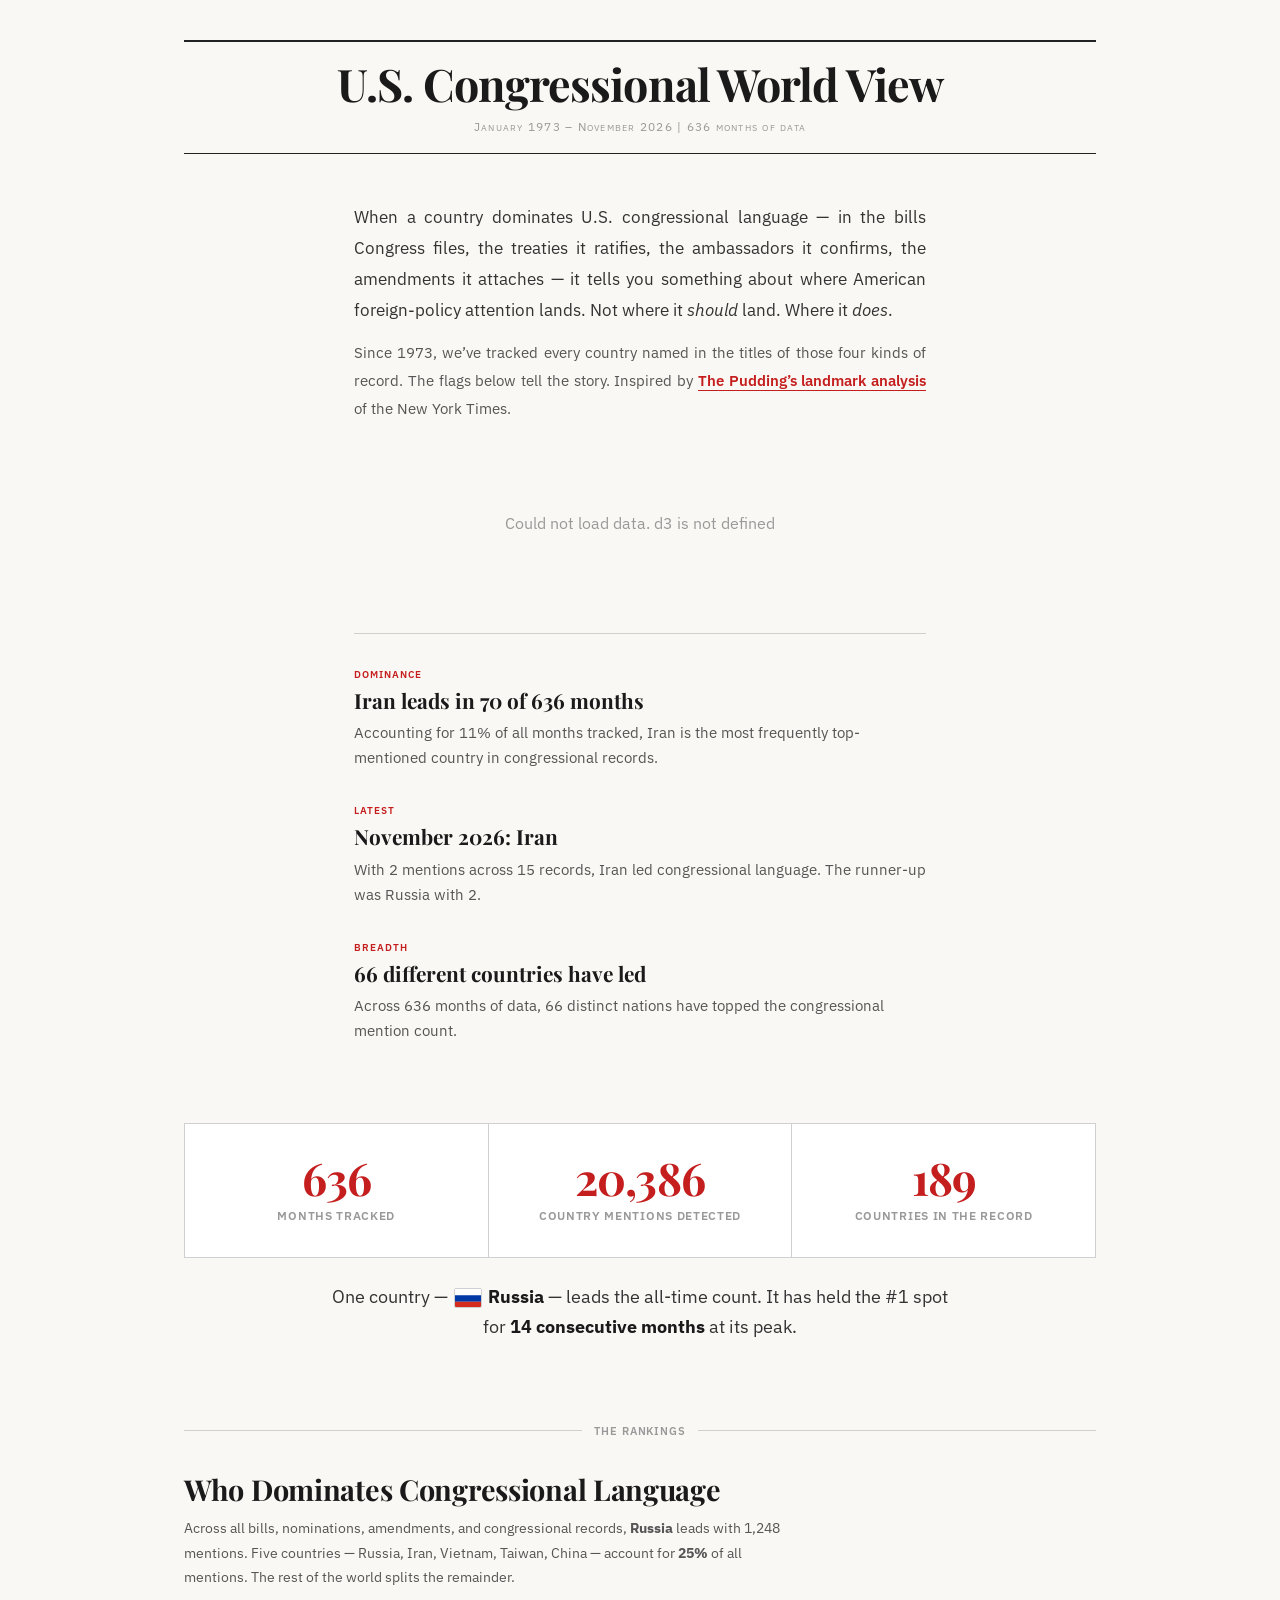
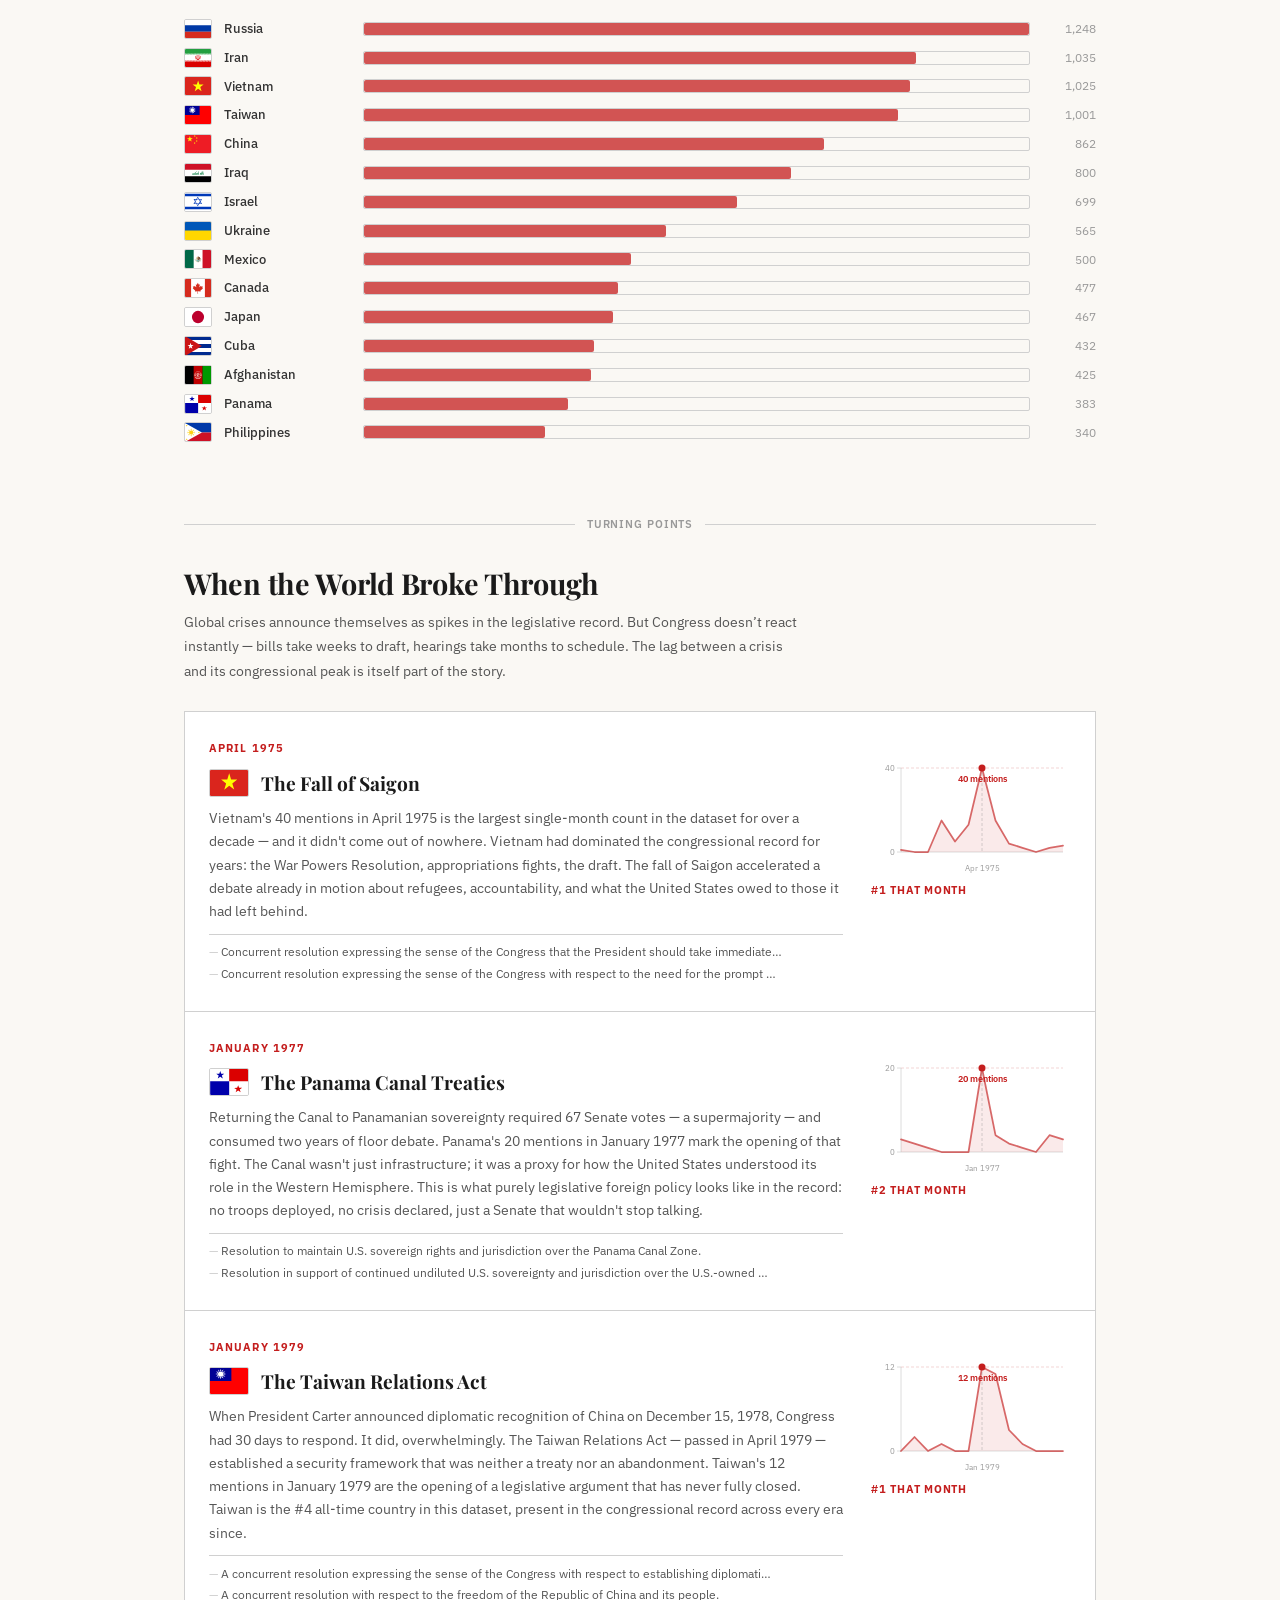
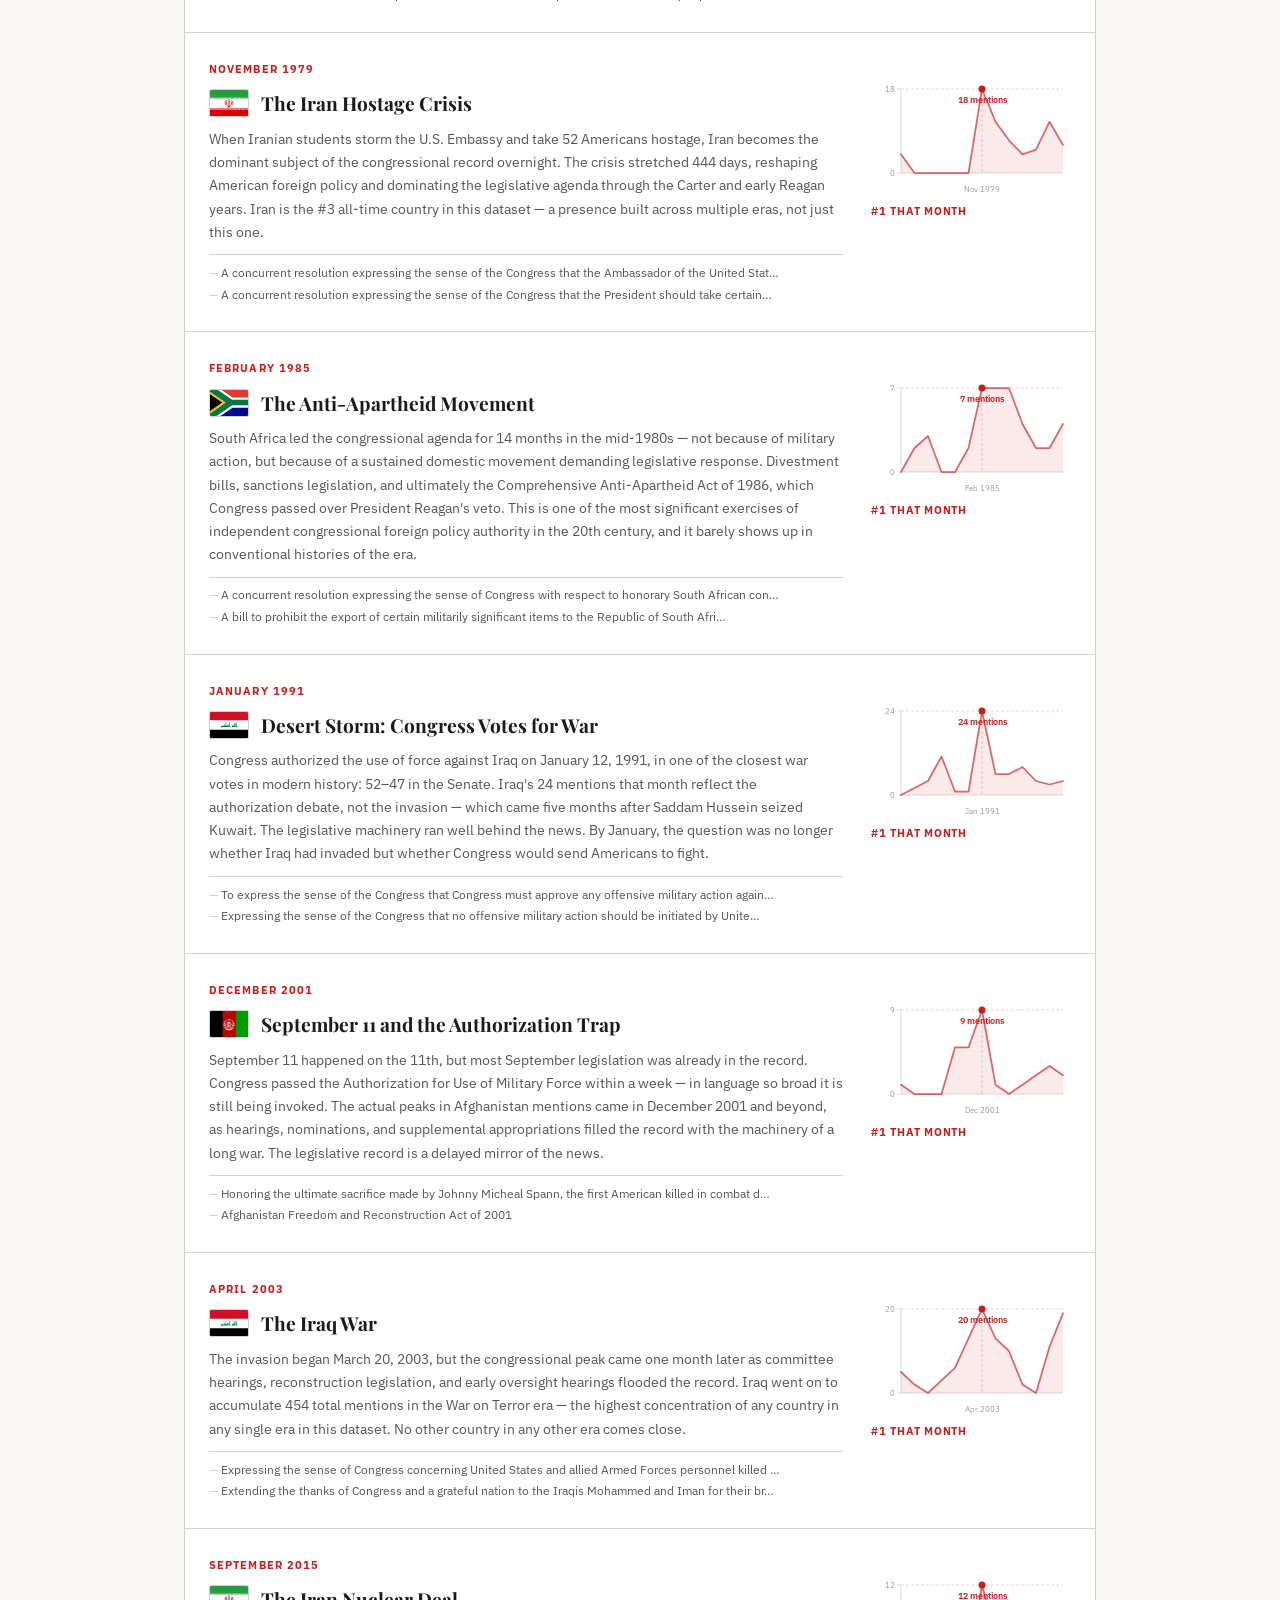
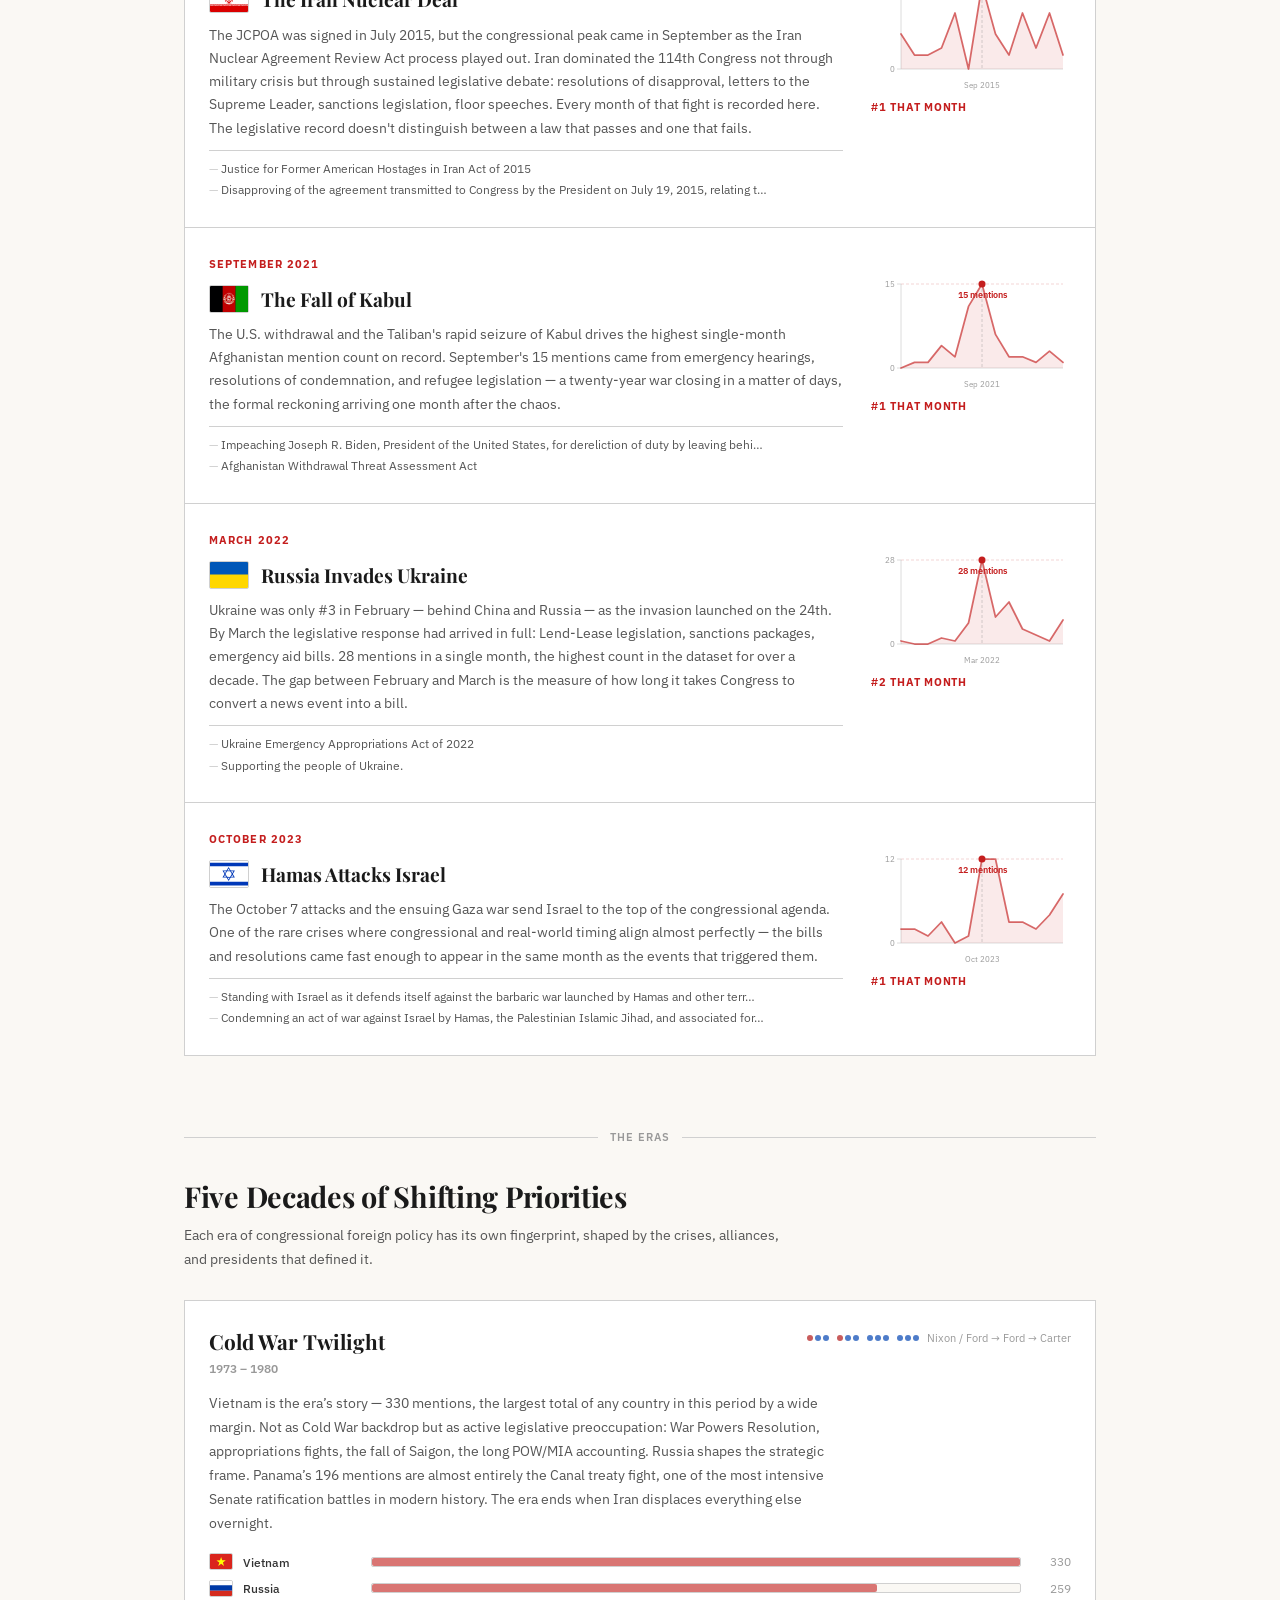
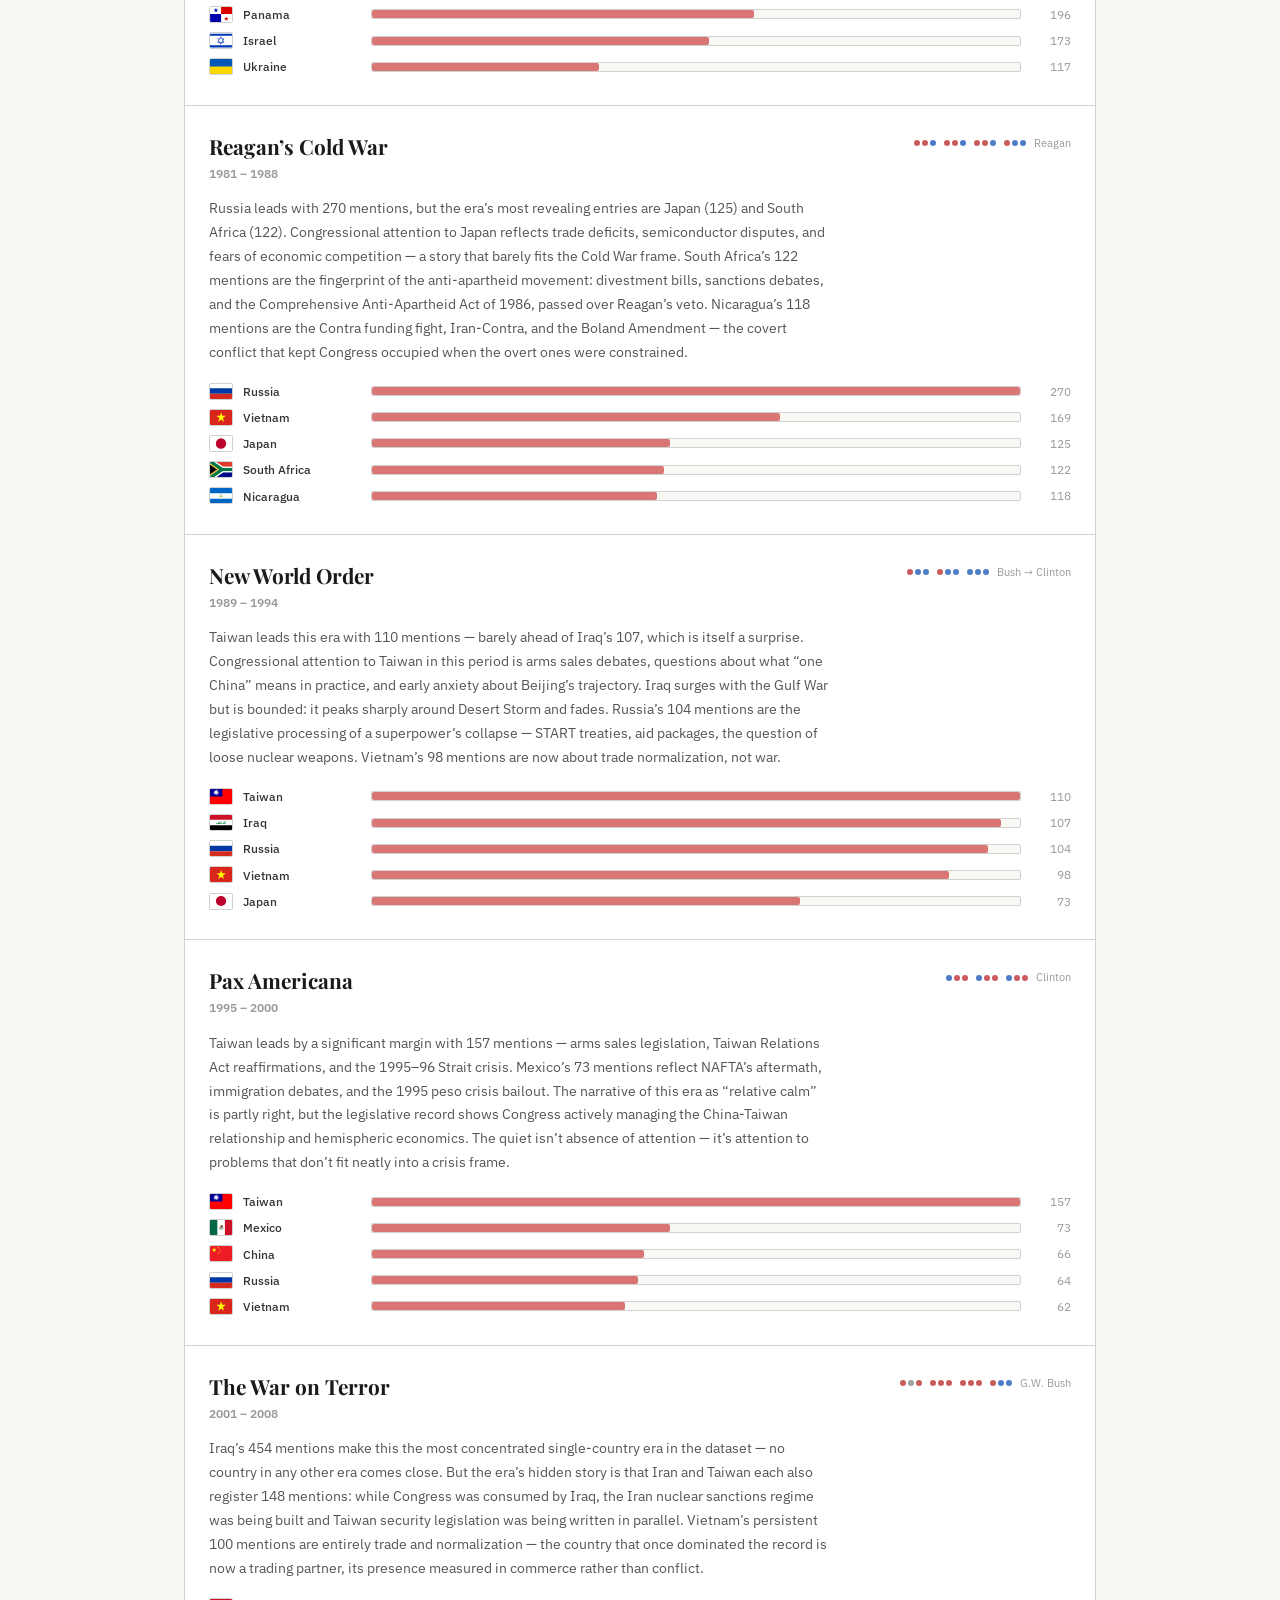
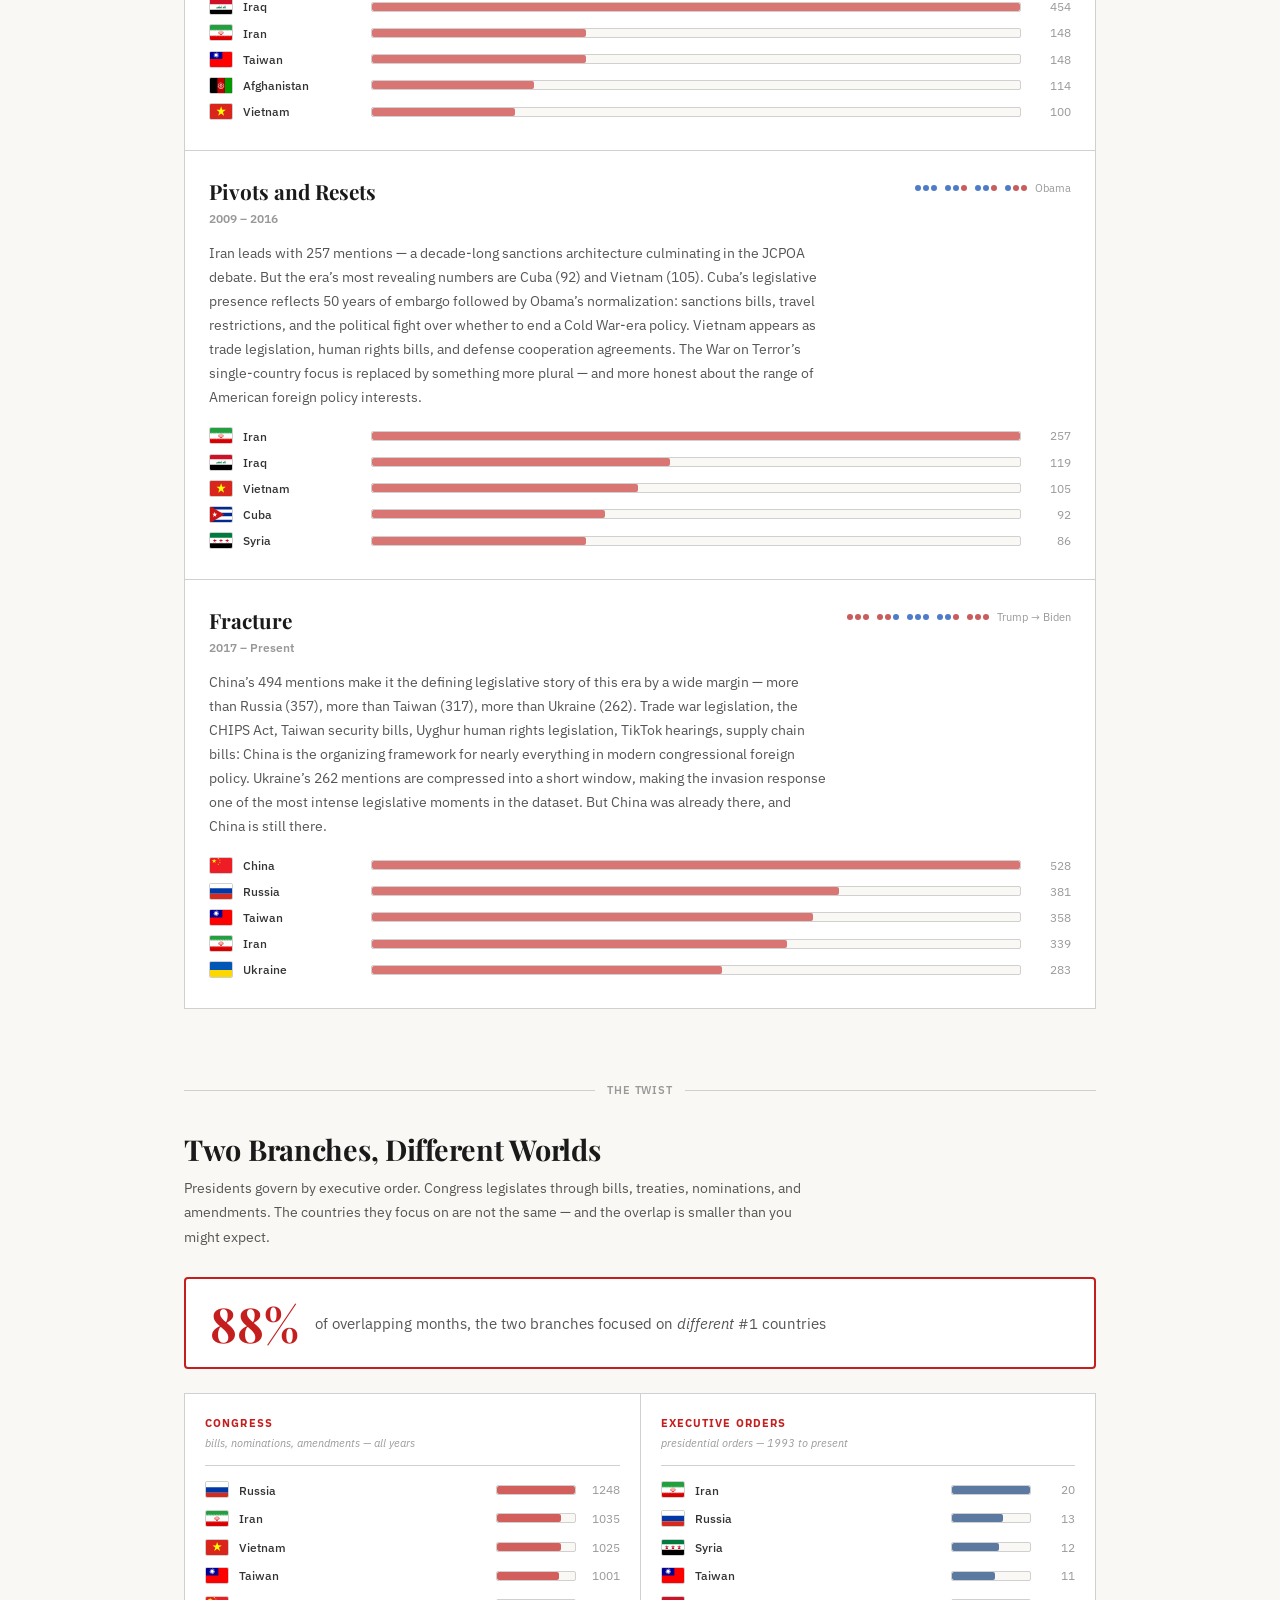
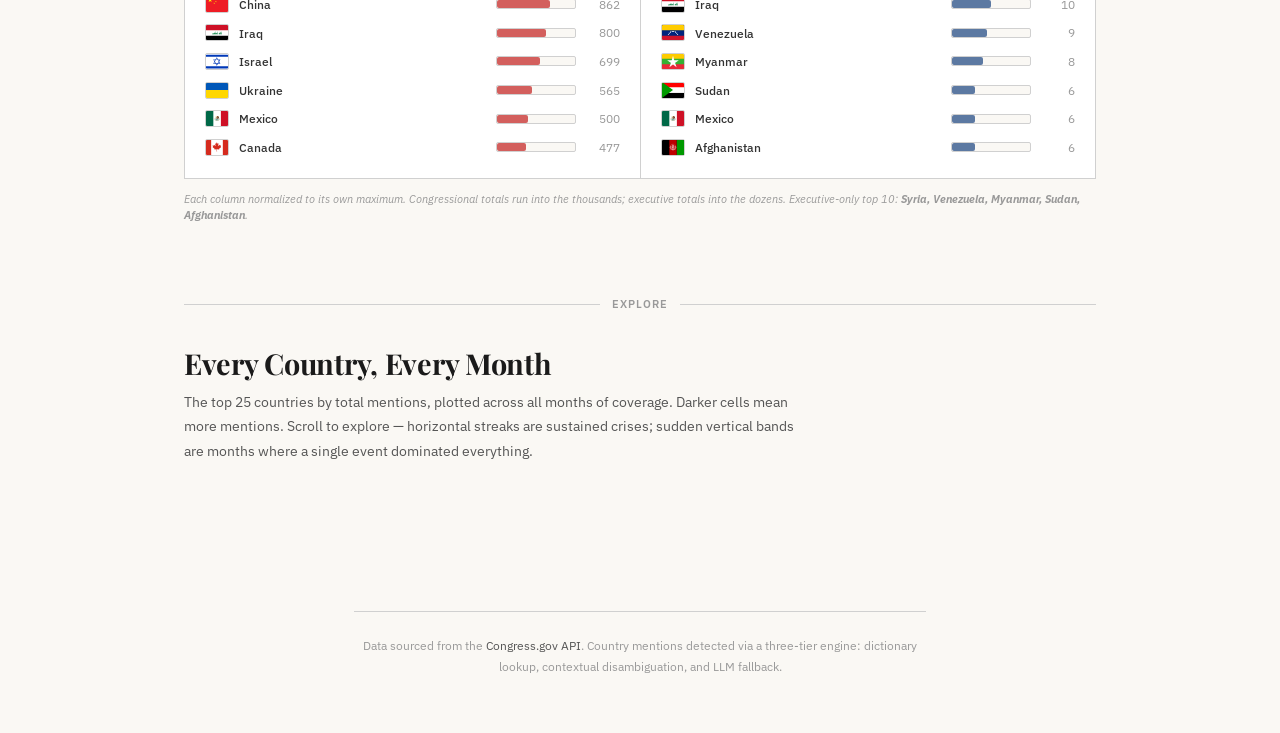
<file: docs/index.html>
<!DOCTYPE html>
<html lang="en">
<head>
  <meta charset="UTF-8">
  <meta name="viewport" content="width=device-width, initial-scale=1.0">
  <title>U.S. Congressional World View</title>
  <link rel="icon" href="data:image/svg+xml,<svg xmlns=%22http://www.w3.org/2000/svg%22 viewBox=%220 0 100 100%22><text y=%22.9em%22 font-size=%2290%22>🌍</text></svg>">

  <!-- SEO -->
  <meta name="description" content="Which countries dominate U.S. congressional language? Which crises break through? Decades of legislative records, updated weekly.">

  <!-- Open Graph -->
  <meta property="og:type" content="website">
  <meta property="og:url" content="https://critchlow.us/flags/">
  <meta property="og:title" content="U.S. Congressional World View">
  <meta property="og:description" content="Which countries dominate U.S. congressional language? Which crises break through? Decades of legislative records, updated weekly.">
  <meta property="og:image" content="https://critchlow.us/flags/og-image.jpg">

  <!-- Twitter / X -->
  <meta name="twitter:card" content="summary_large_image">
  <meta name="twitter:title" content="U.S. Congressional World View">
  <meta name="twitter:description" content="Which countries dominate U.S. congressional language? Which crises break through? Decades of legislative records, updated weekly.">
  <meta name="twitter:image" content="https://critchlow.us/flags/og-image.jpg">

  <link rel="preconnect" href="https://fonts.googleapis.com">
  <link rel="preconnect" href="https://fonts.gstatic.com" crossorigin>
  <link href="https://fonts.googleapis.com/css2?family=Playfair+Display:ital,wght@0,400;0,700;1,400&family=IBM+Plex+Sans:wght@400;500;600;700&display=swap" rel="stylesheet">
  <link rel="stylesheet" href="css/story.css">
</head>
<body>

  <header class="masthead">
    <div class="masthead-rule"></div>
    <h1 class="masthead-title">U.S. Congressional World View</h1>
    <p class="masthead-edition"></p>
    <div class="masthead-rule"></div>
  </header>

  <main class="story">

    <!-- ═══ The Hook ═══ -->

    <section class="lede">
      <p class="lede-text">
        When a country dominates U.S. congressional language &mdash; in the bills
        Congress files, the treaties it ratifies, the ambassadors it confirms, the
        amendments it attaches &mdash; it tells you something about where American
        foreign-policy attention lands. Not where it <em>should</em> land.
        Where it <em>does</em>.
      </p>
      <p class="lede-text lede-sub">
        Since 1973, we&rsquo;ve tracked every country named in the titles of those
        four kinds of record. The flags below tell the story. Inspired by
        <a class="lede-link" href="https://pudding.cool/2018/12/countries" target="_blank" rel="noopener">The Pudding&rsquo;s landmark analysis</a>
        of the&nbsp;New York&nbsp;Times.
      </p>
    </section>

    <!-- ═══ Interactive Explorer ═══ -->

    <section class="grid-section">
      <div class="grid-wrapper">
        <div class="grid-header" id="grid-header"></div>
        <div class="grid-body" id="grid-body"></div>
      </div>
      <p class="grid-caption" id="grid-caption">
        Each flag represents the most-mentioned country in the legislative
        record that month. Tap a cell for details.
      </p>
    </section>

    <section class="insights" id="insights"></section>

    <!-- ═══ The Scale ═══ -->

    <section class="big-number-section" id="big-numbers"></section>

    <!-- ═══ Who Dominates ═══ -->

    <div class="section-rule"><span>The Rankings</span></div>

    <section class="article-section">
      <div class="section-header">
        <h2 class="section-headline">Who Dominates Congressional Language</h2>
        <p class="section-dek" id="bar-intro"></p>
      </div>
      <div id="bar-chart"></div>
    </section>

    <!-- ═══ Turning Points ═══ -->

    <div class="section-rule"><span>Turning Points</span></div>

    <section class="article-section">
      <div class="section-header">
        <h2 class="section-headline">When the World Broke Through</h2>
        <p class="section-dek">Global crises announce themselves as spikes in the legislative record. But Congress doesn&rsquo;t react instantly &mdash; bills take weeks to draft, hearings take months to schedule. The lag between a crisis and its congressional peak is itself part of the story.</p>
      </div>
      <div id="crisis-timeline"></div>
    </section>

    <!-- ═══ The Eras ═══ -->

    <div class="section-rule"><span>The Eras</span></div>

    <section class="article-section">
      <div class="section-header">
        <h2 class="section-headline">Five Decades of Shifting Priorities</h2>
        <p class="section-dek">Each era of congressional foreign policy has its own fingerprint, shaped by the crises, alliances, and presidents that defined it.</p>
      </div>
      <div id="era-narrative"></div>
    </section>

    <!-- ═══ The Twist ═══ -->

    <div class="section-rule"><span>The Twist</span></div>

    <section class="article-section">
      <div class="section-header">
        <h2 class="section-headline">Two Branches, Different Worlds</h2>
        <p class="section-dek">Presidents govern by executive order. Congress legislates through bills, treaties, nominations, and amendments. The countries they focus on are not the same &mdash; and the overlap is smaller than you might expect.</p>
      </div>
      <div id="branch-comparison"></div>
    </section>

    <!-- ═══ Explore ═══ -->

    <div class="section-rule"><span>Explore</span></div>

    <section class="article-section">
      <div class="section-header">
        <h2 class="section-headline">Every Country, Every Month</h2>
        <p class="section-dek">The top 25 countries by total mentions, plotted across all months of coverage. Darker cells mean more mentions. Scroll to explore &mdash; horizontal streaks are sustained crises; sudden vertical bands are months where a single event dominated everything.</p>
      </div>
      <div id="heat-matrix-container">
        <div id="heat-tooltip" class="heat-tooltip hidden"></div>
        <div id="heat-matrix"></div>
      </div>
    </section>

    <!-- ═══ Closing ═══ -->

    <section class="closing" id="closing"></section>

  </main>

  <footer class="colophon">
    <div class="colophon-rule"></div>
    <p class="colophon-method">
      Data sourced from the <a href="https://api.congress.gov" target="_blank" rel="noopener">Congress.gov API</a>.
      Country mentions detected via a three-tier engine: dictionary lookup,
      contextual disambiguation, and LLM fallback.
    </p>
    <p class="colophon-update" id="last-update"></p>
  </footer>

  <script src="https://d3js.org/d3.v7.min.js"></script>
  <script src="js/data-loader.js"></script>
  <script src="js/flag-grid.js"></script>
  <script src="js/story-insights.js"></script>
  <script src="js/heat-matrix.js"></script>
  <script src="js/story-app.js"></script>
</body>
</html>
</file>
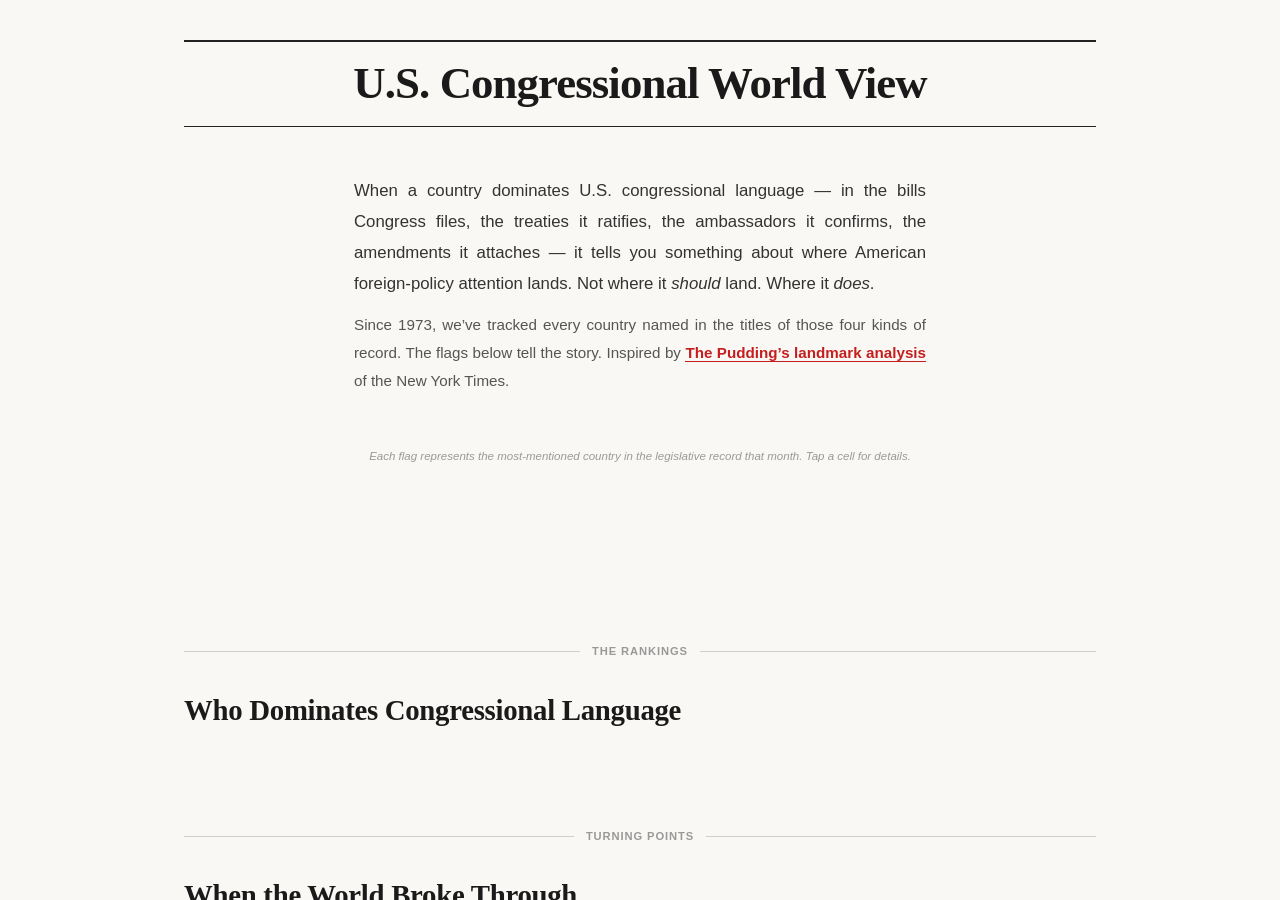
<file: docs/bump/index.html>
<!DOCTYPE html>
<html lang="en">
<head>
  <meta charset="UTF-8">
  <meta http-equiv="refresh" content="0; url=../">
  <title>Redirecting…</title>
</head>
<body>
  <p>This page has moved. <a href="../">View the data story</a>.</p>
</body>
</html>
</file>
<file: docs/css/story.css>
/* === Congressional World View — Data Story Theme === */

:root {
  --bg-page: #faf8f4;
  --bg-card: #ffffff;
  --text-headline: #1a1a1a;
  --text-body: #333333;
  --text-secondary: #555555;
  --text-muted: #999999;
  --rule-color: #222222;
  --rule-light: #d0d0d0;
  --accent: #c41e1e;
  --grid-border: #e0ddd8;
  --grid-hover: #f0ede8;
  --grid-selected: #e8e4dd;
  --font-serif: 'Playfair Display', Georgia, 'Times New Roman', serif;
  --font-sans: 'IBM Plex Sans', -apple-system, sans-serif;
  --max-width: 960px;
}

* { margin: 0; padding: 0; box-sizing: border-box; }

body {
  font-family: var(--font-sans);
  background: var(--bg-page);
  color: var(--text-body);
  line-height: 1.65;
  min-height: 100vh;
  -webkit-font-smoothing: antialiased;
}

/* === Masthead === */

.masthead {
  max-width: var(--max-width);
  margin: 0 auto;
  padding: 2.5rem 1.5rem 1.5rem;
  text-align: center;
}

.masthead-rule {
  border-top: 2px solid var(--rule-color);
  margin: 0 0 1rem;
}

.masthead-rule:last-of-type {
  border-top-width: 1px;
  margin: 1rem 0 0;
}

.masthead-title {
  font-family: var(--font-serif);
  font-size: 2.8rem;
  font-weight: 700;
  color: var(--text-headline);
  letter-spacing: -0.02em;
  line-height: 1.15;
}

.masthead-edition {
  font-size: 0.78rem;
  color: var(--text-muted);
  font-variant: small-caps;
  letter-spacing: 0.1em;
  margin-top: 0.4rem;
}

/* === Lede === */

.lede {
  max-width: 620px;
  margin: 0 auto;
  padding: 1.5rem 1.5rem 2.5rem;
}

.lede-text {
  font-family: var(--font-sans);
  font-size: 1.05rem;
  line-height: 1.85;
  color: var(--text-body);
  text-align: justify;
  hyphens: auto;
}

.lede-sub {
  margin-top: 0.75rem;
  font-size: 0.95rem;
  color: var(--text-secondary);
}

.lede-link {
  color: var(--accent);
  font-weight: 600;
  text-decoration: none;
  border-bottom: 1px solid currentColor;
}

.lede-link:hover {
  opacity: 0.8;
}

/* === Flag Grid === */

.grid-section {
  max-width: var(--max-width);
  margin: 0 auto;
  padding: 0 1.5rem 2rem;
}

.grid-wrapper {
  overflow-x: auto;
  -webkit-overflow-scrolling: touch;
}

.grid-header,
.grid-row {
  display: grid;
  grid-template-columns: 62px repeat(12, 1fr);
  gap: 3px;
}

.corner-cell { }

.month-label {
  font-size: 0.7rem;
  font-weight: 600;
  text-transform: uppercase;
  letter-spacing: 0.04em;
  color: var(--text-muted);
  text-align: center;
  padding: 0.3rem 0;
}

.grid-body {
  display: flex;
  flex-direction: column;
  gap: 3px;
}

.year-label {
  font-size: 0.72rem;
  font-weight: 600;
  color: var(--text-secondary);
  display: flex;
  align-items: center;
  justify-content: flex-end;
  gap: 5px;
  padding-right: 0.4rem;
  font-variant-numeric: tabular-nums;
  cursor: default;
}

.year-dots {
  display: flex;
  flex-direction: column;
  gap: 2px;
  flex-shrink: 0;
}

.year-dot {
  width: 5px;
  height: 5px;
  border-radius: 50%;
  flex-shrink: 0;
  opacity: 0.75;
}

.grid-row.congress-start {
  box-shadow: 0 -2px 0 0 var(--rule-light);
}

.grid-cell {
  aspect-ratio: 4 / 3;
  display: flex;
  align-items: center;
  justify-content: center;
  border: 1px solid var(--grid-border);
  border-radius: 2px;
  cursor: pointer;
  transition: background 0.15s, box-shadow 0.15s;
  background: var(--bg-card);
}

.grid-cell:hover {
  background: var(--grid-hover);
  box-shadow: 0 1px 4px rgba(0, 0, 0, 0.08);
}

.grid-cell.selected {
  background: var(--grid-selected);
  box-shadow: 0 0 0 2px var(--accent);
}

.grid-cell.empty {
  background: transparent;
  border-color: var(--rule-light);
  border-style: dashed;
  opacity: 0.35;
  cursor: default;
}

.grid-cell.empty:hover {
  background: transparent;
  box-shadow: none;
}

.grid-cell img {
  width: 70%;
  height: auto;
  border-radius: 1px;
  box-shadow: 0 0 2px rgba(0, 0, 0, 0.1);
  pointer-events: none;
}

.grid-caption {
  text-align: center;
  font-size: 0.72rem;
  color: var(--text-muted);
  font-style: italic;
  margin-top: 0.75rem;
}

/* === Inline Detail === */

.inline-detail {
  position: relative;
  background: var(--bg-card);
  border: 1px solid var(--grid-border);
  border-left: 3px solid var(--accent);
  padding: 1rem 1.25rem 0.85rem;
  animation: inlineOpen 0.15s ease-out;
}

@keyframes inlineOpen {
  from { opacity: 0; transform: translateY(-4px); }
  to   { opacity: 1; transform: translateY(0); }
}

.inline-detail-close {
  position: absolute;
  top: 0.6rem;
  right: 0.75rem;
  background: none;
  border: none;
  font-size: 1.2rem;
  color: var(--text-muted);
  cursor: pointer;
  line-height: 1;
  padding: 0;
}

.inline-detail-close:hover { color: var(--text-headline); }

.inline-detail-top {
  display: flex;
  align-items: center;
  gap: 0.85rem;
  padding-right: 2rem;
}

.inline-detail-top .detail-country {
  font-family: var(--font-serif);
  font-size: 1rem;
  font-weight: 700;
  color: var(--text-headline);
  display: block;
  line-height: 1.2;
}

.inline-detail-top .detail-month {
  font-size: 0.75rem;
  color: var(--text-muted);
  display: block;
  margin-top: 0.1rem;
}

.inline-detail-stats {
  display: flex;
  gap: 1.25rem;
  margin-left: auto;
}

.inline-detail-titles {
  list-style: none;
  padding: 0;
  margin-top: 0.75rem;
  border-top: 1px solid var(--rule-light);
  padding-top: 0.6rem;
  display: flex;
  flex-direction: column;
  gap: 0.3rem;
}

.inline-detail-titles li {
  font-size: 0.78rem;
  color: var(--text-secondary);
  padding: 0.2rem 0 0.2rem 0.65rem;
  border-left: 2px solid var(--accent);
  line-height: 1.45;
}

.inline-detail-empty {
  font-style: italic;
  border-left: none !important;
  color: var(--text-muted) !important;
  padding-left: 0 !important;
}

/* === Detail Card (shared) === */

.detail-flag {
  width: 56px;
  height: 40px;
  border-radius: 2px;
  object-fit: cover;
  box-shadow: 0 1px 4px rgba(0, 0, 0, 0.12);
}

.stat {
  display: flex;
  flex-direction: column;
}

.stat-number {
  font-size: 1.4rem;
  font-weight: 700;
  color: var(--text-headline);
  line-height: 1.2;
}

.stat-label {
  font-size: 0.7rem;
  color: var(--text-muted);
  text-transform: uppercase;
  letter-spacing: 0.05em;
}

/* === Insights === */

.insights {
  max-width: 620px;
  margin: 0 auto;
  padding: 1rem 1.5rem 2rem;
}

.insights-divider {
  border-top: 1px solid var(--rule-light);
  margin-bottom: 2rem;
}

.insight {
  margin-bottom: 2rem;
}

.insight-kicker {
  display: block;
  font-size: 0.65rem;
  font-weight: 600;
  text-transform: uppercase;
  letter-spacing: 0.1em;
  color: var(--accent);
  margin-bottom: 0.25rem;
}

.insight-headline {
  font-family: var(--font-serif);
  font-size: 1.3rem;
  font-weight: 700;
  color: var(--text-headline);
  line-height: 1.3;
  margin-bottom: 0.4rem;
}

.insight-body {
  font-size: 0.92rem;
  color: var(--text-secondary);
  line-height: 1.7;
}

/* === Big Numbers (The Scale) === */

.big-number-section {
  max-width: var(--max-width);
  margin: 0 auto;
  padding: 1rem 1.5rem 2rem;
}

.big-number-grid {
  display: grid;
  grid-template-columns: repeat(3, 1fr);
  gap: 1px;
  border: 1px solid var(--rule-light);
  background: var(--rule-light);
  margin-bottom: 1.5rem;
}

.big-number-card {
  background: var(--bg-card);
  padding: 2rem 1.25rem;
  display: flex;
  flex-direction: column;
  align-items: center;
  text-align: center;
  gap: 0.3rem;
}

.big-num {
  font-family: var(--font-serif);
  font-size: 2.8rem;
  font-weight: 700;
  color: var(--accent);
  line-height: 1;
  letter-spacing: -0.02em;
}

.big-label {
  font-size: 0.72rem;
  color: var(--text-muted);
  text-transform: uppercase;
  letter-spacing: 0.06em;
  font-weight: 600;
}

.big-number-reveal {
  max-width: 620px;
  margin: 0 auto;
  font-size: 1.1rem;
  line-height: 1.7;
  color: var(--text-body);
  text-align: center;
}

.big-number-reveal strong {
  color: var(--text-headline);
}

.inline-flag {
  width: 28px;
  height: 20px;
  object-fit: cover;
  border-radius: 2px;
  border: 1px solid var(--rule-light);
  vertical-align: middle;
  margin: 0 0.15rem;
}

/* === Section Dividers === */

.section-rule {
  max-width: var(--max-width);
  margin: 3rem auto 0;
  padding: 0 1.5rem;
  display: flex;
  align-items: center;
  gap: 0.75rem;
  color: var(--text-muted);
  font-size: 0.7rem;
  font-weight: 600;
  letter-spacing: 0.08em;
  text-transform: uppercase;
}

.section-rule::before,
.section-rule::after {
  content: '';
  flex: 1;
  border-top: 1px solid var(--rule-light);
}

/* === Article Sections === */

.article-section {
  max-width: var(--max-width);
  margin: 0 auto;
  padding: 2rem 1.5rem 1.5rem;
}

.section-header {
  margin-bottom: 1.75rem;
}

.section-label {
  font-size: 0.7rem;
  font-weight: 700;
  text-transform: uppercase;
  letter-spacing: 0.1em;
  color: var(--accent);
  margin-bottom: 0.4rem;
}

.section-headline {
  font-family: var(--font-serif);
  font-size: 1.8rem;
  font-weight: 700;
  color: var(--text-headline);
  line-height: 1.2;
  letter-spacing: -0.01em;
  margin-bottom: 0.6rem;
}

.section-dek {
  font-size: 0.9rem;
  color: var(--text-secondary);
  line-height: 1.7;
  max-width: 620px;
}

/* === Bar Chart === */

#bar-chart {
  display: flex;
  flex-direction: column;
  gap: 0.45rem;
}

.bar-row {
  display: grid;
  grid-template-columns: 30px 130px 1fr 56px;
  align-items: center;
  gap: 0.6rem;
}

.bar-flag {
  width: 28px;
  height: 20px;
  object-fit: cover;
  border-radius: 2px;
  border: 1px solid var(--rule-light);
  flex-shrink: 0;
}

.bar-country {
  font-size: 0.82rem;
  font-weight: 500;
  color: var(--text-body);
  white-space: nowrap;
  overflow: hidden;
  text-overflow: ellipsis;
}

.bar-track {
  height: 14px;
  background: var(--bg-page);
  border: 1px solid var(--rule-light);
  border-radius: 2px;
  overflow: hidden;
}

.bar-fill {
  height: 100%;
  background: var(--accent);
  opacity: 0.75;
  border-radius: 2px;
  transition: opacity 0.15s;
}

.bar-row:hover .bar-fill { opacity: 1; }

.bar-count {
  font-size: 0.75rem;
  font-variant-numeric: tabular-nums;
  color: var(--text-muted);
  text-align: right;
}

/* === Crisis Timeline === */

#crisis-timeline {
  display: flex;
  flex-direction: column;
  gap: 0;
}

.crisis-card {
  background: var(--bg-card);
  border: 1px solid var(--rule-light);
  border-bottom: none;
  padding: 1.75rem 1.5rem;
  display: grid;
  grid-template-columns: 1fr 200px;
  gap: 1.75rem;
  align-items: start;
}

.crisis-card:last-child {
  border-bottom: 1px solid var(--rule-light);
}

.crisis-left {
  display: flex;
  flex-direction: column;
  gap: 0.65rem;
}

.crisis-dateline {
  font-size: 0.68rem;
  font-weight: 700;
  text-transform: uppercase;
  letter-spacing: 0.1em;
  color: var(--accent);
}

.crisis-header {
  display: flex;
  align-items: center;
  gap: 0.75rem;
}

.crisis-flag {
  width: 40px;
  height: 28px;
  object-fit: cover;
  border-radius: 2px;
  border: 1px solid var(--rule-light);
  flex-shrink: 0;
}

.crisis-headline {
  font-family: var(--font-serif);
  font-size: 1.2rem;
  font-weight: 700;
  color: var(--text-headline);
  line-height: 1.25;
}

.crisis-context {
  font-size: 0.88rem;
  color: var(--text-secondary);
  line-height: 1.65;
}

.crisis-right {
  display: flex;
  flex-direction: column;
  gap: 0.5rem;
  padding-top: 0.25rem;
}

.crisis-spark {
  display: block;
  width: 100%;
  height: 130px;
  overflow: visible;
}

.crisis-rank-badge {
  font-size: 0.68rem;
  font-weight: 700;
  text-transform: uppercase;
  letter-spacing: 0.07em;
  color: var(--accent);
}

.crisis-samples {
  list-style: none;
  padding: 0.6rem 0 0;
  border-top: 1px solid var(--rule-light);
  display: flex;
  flex-direction: column;
  gap: 0.3rem;
}

.crisis-samples li {
  font-size: 0.75rem;
  color: var(--text-secondary);
  line-height: 1.4;
  padding-left: 0.75rem;
  position: relative;
}

.crisis-samples li::before {
  content: '\2014';
  position: absolute;
  left: 0;
  color: var(--rule-light);
}

/* === Era Narrative === */

#era-narrative {
  display: flex;
  flex-direction: column;
  gap: 0;
}

.era-block {
  background: var(--bg-card);
  border: 1px solid var(--rule-light);
  border-bottom: none;
  padding: 1.75rem 1.5rem;
}

.era-block:last-child {
  border-bottom: 1px solid var(--rule-light);
}

.era-block-header {
  display: flex;
  justify-content: space-between;
  align-items: flex-start;
  gap: 1rem;
  margin-bottom: 0.75rem;
}

.era-block-name {
  font-family: var(--font-serif);
  font-size: 1.3rem;
  font-weight: 700;
  color: var(--text-headline);
  line-height: 1.2;
}

.era-block-range {
  font-size: 0.72rem;
  color: var(--text-muted);
  font-weight: 600;
}

.era-block-politics {
  display: flex;
  align-items: center;
  gap: 0.5rem;
  flex-shrink: 0;
}

.era-mini-dots {
  display: inline-flex;
  gap: 2px;
  cursor: default;
}

.era-dot {
  width: 6px;
  height: 6px;
  border-radius: 50%;
  flex-shrink: 0;
}

.era-prez-names {
  font-size: 0.7rem;
  color: var(--text-muted);
  white-space: nowrap;
}

.era-block-narrative {
  font-size: 0.88rem;
  color: var(--text-secondary);
  line-height: 1.7;
  margin-bottom: 1rem;
  max-width: 620px;
}

.era-block-countries {
  display: flex;
  flex-direction: column;
  gap: 0.35rem;
}

.era-country-row {
  display: grid;
  grid-template-columns: 26px 120px 1fr 42px;
  align-items: center;
  gap: 0.5rem;
}

.era-flag {
  width: 24px;
  height: 17px;
  object-fit: cover;
  border-radius: 2px;
  border: 1px solid var(--rule-light);
}

.era-country-name {
  font-size: 0.78rem;
  font-weight: 500;
  color: var(--text-body);
  white-space: nowrap;
  overflow: hidden;
  text-overflow: ellipsis;
}

.era-bar-track {
  height: 10px;
  background: var(--bg-page);
  border: 1px solid var(--rule-light);
  border-radius: 2px;
  overflow: hidden;
}

.era-bar-fill {
  height: 100%;
  background: var(--accent);
  opacity: 0.6;
  border-radius: 2px;
}

.era-country-count {
  font-size: 0.72rem;
  font-variant-numeric: tabular-nums;
  color: var(--text-muted);
  text-align: right;
}

/* === Branch Comparison === */

.branch-diverge-callout {
  display: flex;
  align-items: center;
  gap: 1rem;
  background: var(--bg-card);
  border: 2px solid var(--accent);
  border-radius: 4px;
  padding: 1.25rem 1.5rem;
  margin-bottom: 1.5rem;
}

.branch-diverge-num {
  font-family: var(--font-serif);
  font-size: 3rem;
  font-weight: 700;
  color: var(--accent);
  line-height: 1;
  flex-shrink: 0;
}

.branch-diverge-text {
  font-size: 0.95rem;
  color: var(--text-secondary);
  line-height: 1.5;
}

.branch-compare-grid {
  display: grid;
  grid-template-columns: 1fr 1fr;
  gap: 1px;
  background: var(--rule-light);
  border: 1px solid var(--rule-light);
  margin-bottom: 0.75rem;
}

.branch-col {
  background: var(--bg-card);
  padding: 1.25rem;
  display: flex;
  flex-direction: column;
  gap: 0.5rem;
}

.branch-col-header {
  display: flex;
  flex-direction: column;
  gap: 0.15rem;
  padding-bottom: 0.75rem;
  border-bottom: 1px solid var(--rule-light);
  margin-bottom: 0.35rem;
}

.branch-col-label {
  font-size: 0.7rem;
  font-weight: 700;
  text-transform: uppercase;
  letter-spacing: 0.1em;
  color: var(--accent);
}

.branch-col-sub {
  font-size: 0.68rem;
  color: var(--text-muted);
  font-style: italic;
}

.compare-row {
  display: grid;
  grid-template-columns: 26px 1fr 80px 36px;
  align-items: center;
  gap: 0.5rem;
}

.compare-flag {
  width: 24px;
  height: 17px;
  object-fit: cover;
  border-radius: 2px;
  border: 1px solid var(--rule-light);
  flex-shrink: 0;
}

.compare-name {
  font-size: 0.78rem;
  font-weight: 500;
  color: var(--text-body);
  white-space: nowrap;
  overflow: hidden;
  text-overflow: ellipsis;
}

.compare-track {
  height: 10px;
  background: var(--bg-page);
  border: 1px solid var(--rule-light);
  border-radius: 2px;
  overflow: hidden;
}

.compare-fill {
  height: 100%;
  border-radius: 2px;
  opacity: 0.7;
}

.compare-fill--congress { background: var(--accent); }
.compare-fill--executive { background: #1a4480; }

.compare-count {
  font-size: 0.72rem;
  font-variant-numeric: tabular-nums;
  color: var(--text-muted);
  text-align: right;
}

.branch-compare-note {
  font-size: 0.68rem;
  color: var(--text-muted);
  font-style: italic;
  line-height: 1.5;
}

/* === Heat Matrix === */

#heat-matrix-container {
  position: relative;
}

.hm-charts {
  display: flex;
  align-items: flex-start;
}

.hm-labels {
  flex-shrink: 0;
}

.hm-scroll {
  overflow-x: auto;
  overflow-y: hidden;
  -webkit-overflow-scrolling: touch;
  flex: 1;
  min-width: 0;
}

.hm-scroll::-webkit-scrollbar { height: 5px; }
.hm-scroll::-webkit-scrollbar-track { background: var(--bg-page); }
.hm-scroll::-webkit-scrollbar-thumb { background: var(--rule-light); border-radius: 3px; }

.hm-legend {
  display: flex;
  align-items: center;
  gap: 6px;
  margin-top: 6px;
  font-size: 9px;
  color: var(--text-muted);
  font-family: var(--font-sans);
}

#heat-matrix svg { display: block; }

.heat-tooltip {
  position: absolute;
  background: var(--bg-card);
  border: 1px solid var(--rule-light);
  border-radius: 4px;
  padding: 0.6rem 0.85rem;
  pointer-events: none;
  z-index: 100;
  box-shadow: 0 4px 16px rgba(0,0,0,0.12);
  max-width: 280px;
}

.heat-tooltip.hidden { display: none; }

.ht-header {
  display: flex;
  align-items: center;
  gap: 0.5rem;
  margin-bottom: 0.4rem;
}

.ht-flag {
  width: 26px;
  height: 18px;
  object-fit: cover;
  border-radius: 2px;
  border: 1px solid var(--rule-light);
}

.ht-header strong {
  font-size: 0.82rem;
  font-weight: 600;
  color: var(--text-headline);
  display: block;
}

.ht-month {
  font-size: 0.7rem;
  color: var(--text-muted);
}

.ht-count {
  font-size: 0.78rem;
  font-weight: 600;
  color: var(--accent);
  margin-bottom: 0.3rem;
}

.ht-zero {
  font-size: 0.75rem;
  color: var(--text-muted);
  font-style: italic;
}

.ht-titles {
  list-style: none;
  padding: 0;
  border-top: 1px solid var(--rule-light);
  margin-top: 0.4rem;
  padding-top: 0.4rem;
}

.ht-titles li {
  font-size: 0.7rem;
  color: var(--text-secondary);
  line-height: 1.4;
  padding: 0.15rem 0;
}

/* === Closing === */

.closing {
  max-width: 620px;
  margin: 2rem auto 0;
  padding: 0 1.5rem 2rem;
}

.closing-rule {
  border-top: 2px solid var(--rule-color);
  margin-bottom: 1.5rem;
}

.closing-text {
  font-family: var(--font-serif);
  font-size: 1.1rem;
  font-style: italic;
  line-height: 1.8;
  color: var(--text-secondary);
  text-align: center;
}

.closing-text strong {
  color: var(--text-headline);
  font-style: normal;
}

.closing-sub {
  margin-top: 0.75rem;
  font-size: 0.85rem;
  color: var(--text-muted);
}

/* === Colophon (Footer) === */

.colophon {
  max-width: 620px;
  margin: 0 auto;
  padding: 2rem 1.5rem 3rem;
  text-align: center;
}

.colophon-rule {
  border-top: 1px solid var(--rule-light);
  margin-bottom: 1.5rem;
}

.colophon-method {
  font-size: 0.75rem;
  color: var(--text-muted);
  line-height: 1.7;
}

.colophon-method a {
  color: var(--text-secondary);
  text-decoration: none;
}

.colophon-method a:hover {
  color: var(--accent);
}

.colophon-update {
  font-size: 0.72rem;
  color: var(--text-muted);
  margin-top: 0.5rem;
}

/* === Utility === */

.hidden { display: none !important; }

/* === Responsive === */

@media (max-width: 768px) {
  .masthead-title { font-size: 2rem; }
  .lede-text { font-size: 1rem; }

  .grid-header,
  .grid-row {
    grid-template-columns: 52px repeat(12, 1fr);
    gap: 2px;
  }

  .year-label { font-size: 0.65rem; padding-right: 0.25rem; }
  .month-label { font-size: 0.6rem; }
  .grid-cell img { width: 80%; }

  .big-num { font-size: 2.2rem; }
  .big-number-card { padding: 1.5rem 1rem; }
  .big-number-reveal { font-size: 1rem; }

  .crisis-card { grid-template-columns: 1fr 180px; gap: 1.25rem; }
  .crisis-spark { height: 120px; }

  .era-block-header { flex-direction: column; gap: 0.5rem; }
  .era-country-row { grid-template-columns: 24px 100px 1fr 36px; }
}

@media (max-width: 600px) {
  .big-number-grid { grid-template-columns: 1fr; }
  .big-number-card { padding: 1.25rem 1rem; }
  .big-num { font-size: 2rem; }

  .section-headline { font-size: 1.4rem; }
  .bar-row { grid-template-columns: 28px 100px 1fr 44px; }

  .crisis-card { grid-template-columns: 1fr; gap: 0; }
  .crisis-right { border-top: 1px solid var(--rule-light); padding-top: 1rem; }

  .branch-diverge-callout { flex-direction: column; text-align: center; }
  .branch-diverge-num { font-size: 2.5rem; }
  .branch-compare-grid { grid-template-columns: 1fr; }
  .compare-row { grid-template-columns: 24px 1fr 60px 32px; }
}

@media (max-width: 480px) {
  .masthead { padding: 1.5rem 1rem 1rem; }
  .masthead-title { font-size: 1.6rem; }
  .lede { padding: 1rem 1rem 2rem; }
  .lede-text { font-size: 0.92rem; }

  .grid-section { padding: 0 0.75rem 1.5rem; }

  .grid-header,
  .grid-row {
    grid-template-columns: 40px repeat(12, 1fr);
    gap: 2px;
  }

  .year-dots { display: none; }
  .year-label { font-size: 0.58rem; padding-right: 0.15rem; }
  .month-label { font-size: 0.5rem; letter-spacing: 0; }
  .grid-cell img { width: 85%; }

  .insights { padding: 1rem 1rem 2rem; }
  .insight-headline { font-size: 1.1rem; }

  .article-section { padding: 1.5rem 1rem 1rem; }
  .crisis-card { padding: 1.25rem 1rem; }
  .era-block { padding: 1.25rem 1rem; }
  .crisis-headline { font-size: 1.05rem; }
  .era-block-name { font-size: 1.1rem; }

  .crisis-card { padding: 1.25rem 1rem; }
  .crisis-spark { height: 110px; }
}
</file>
